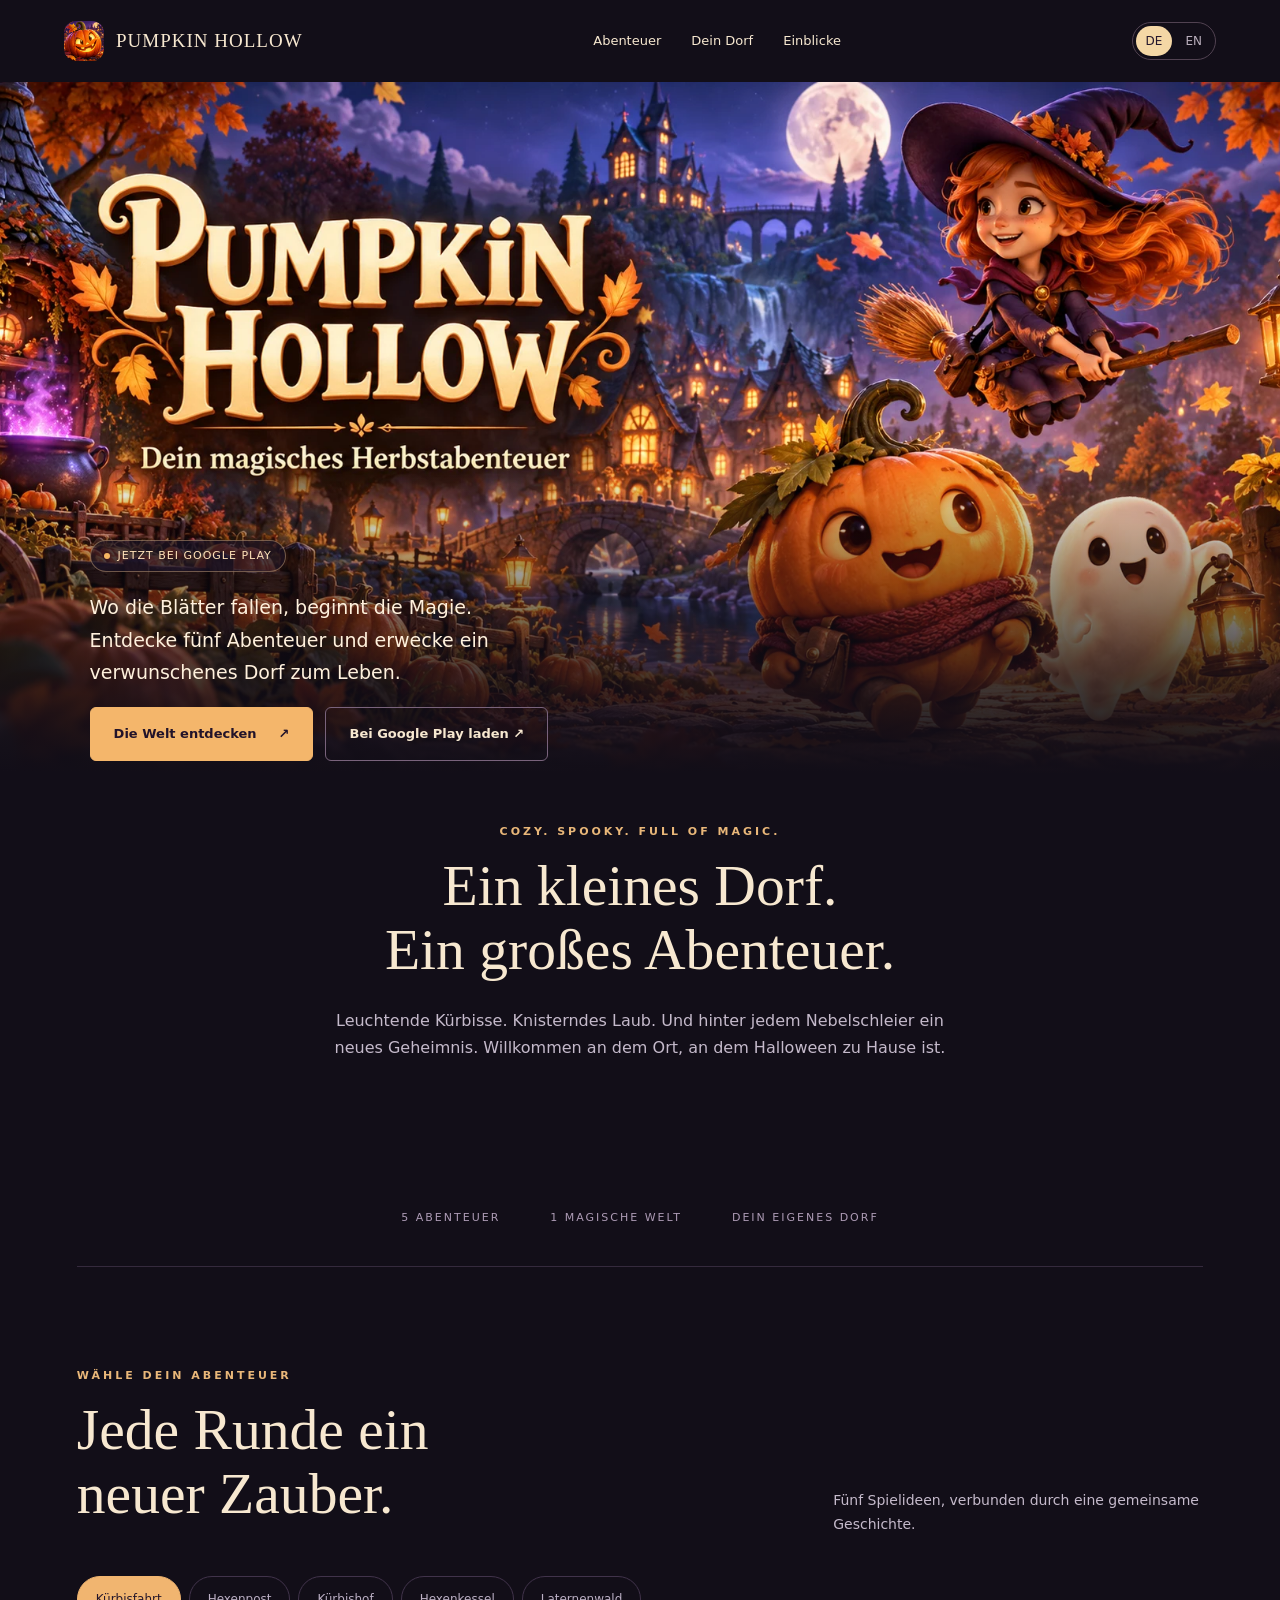
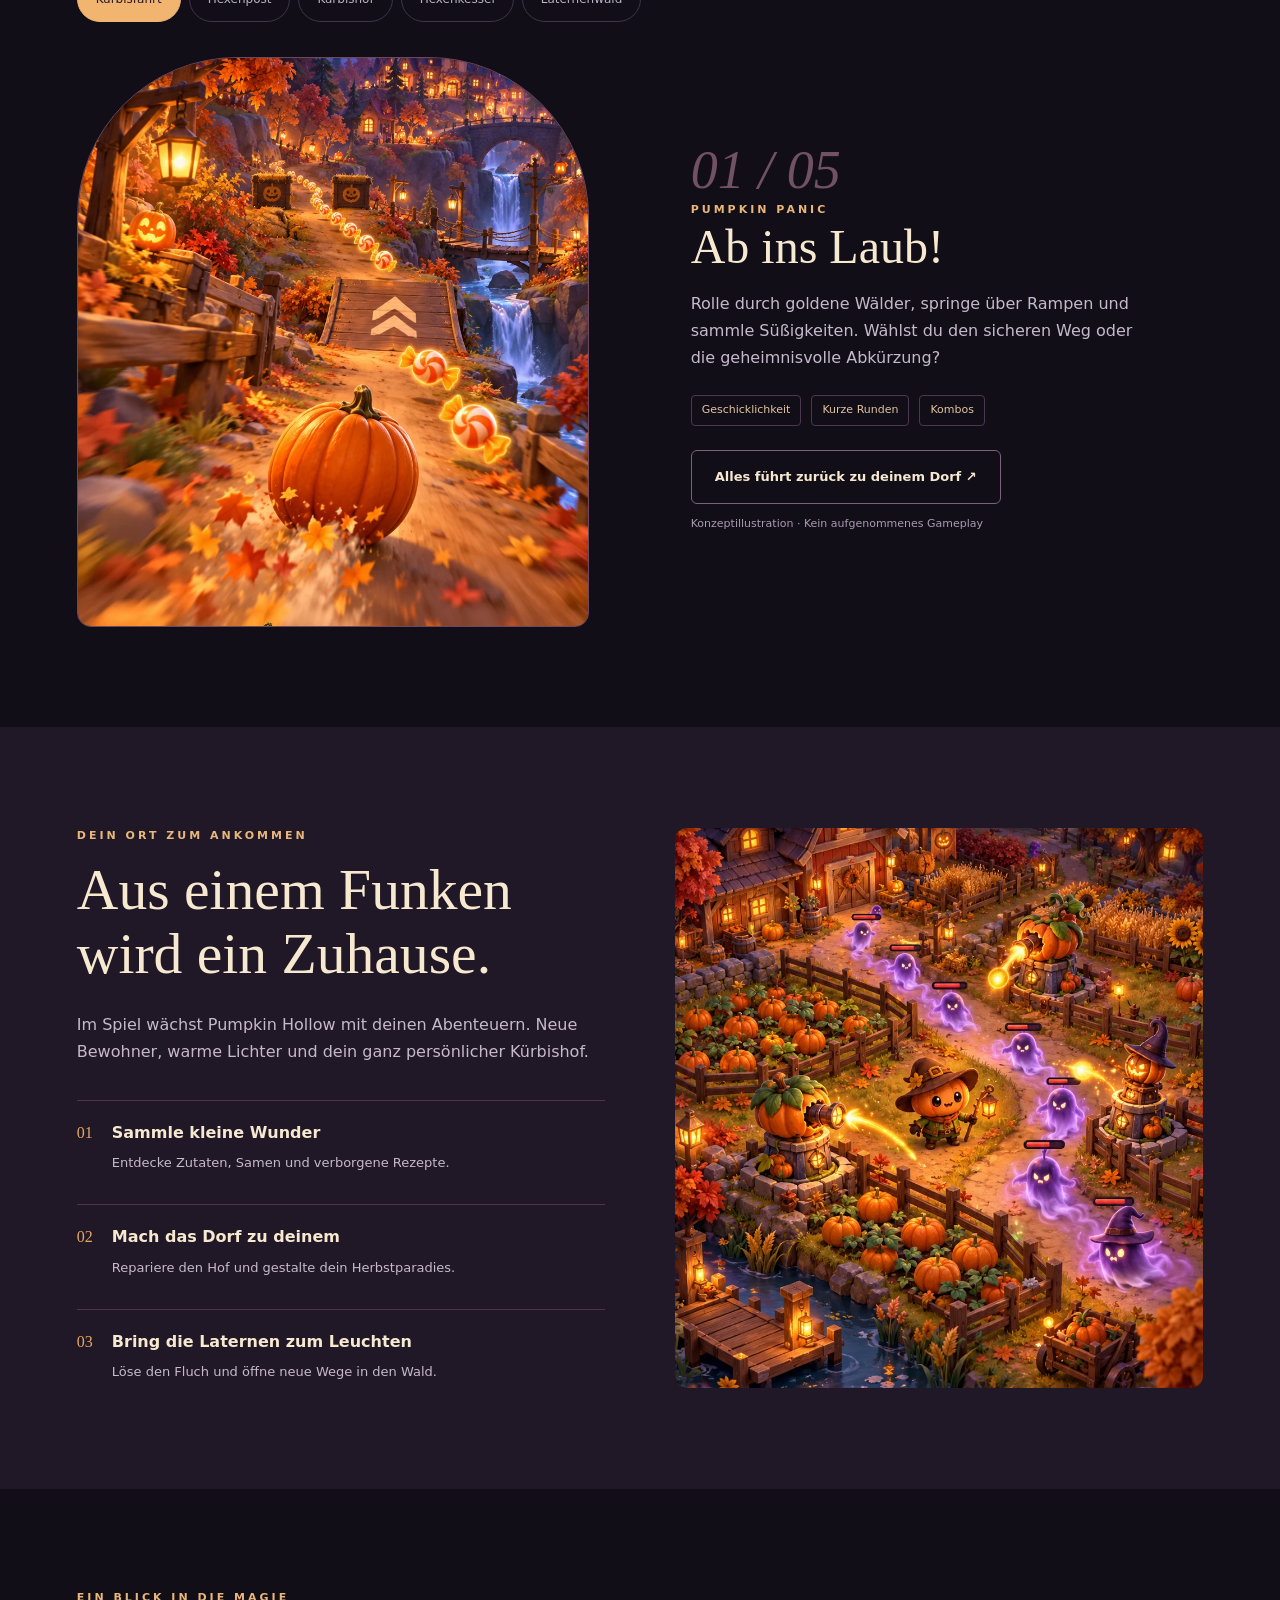
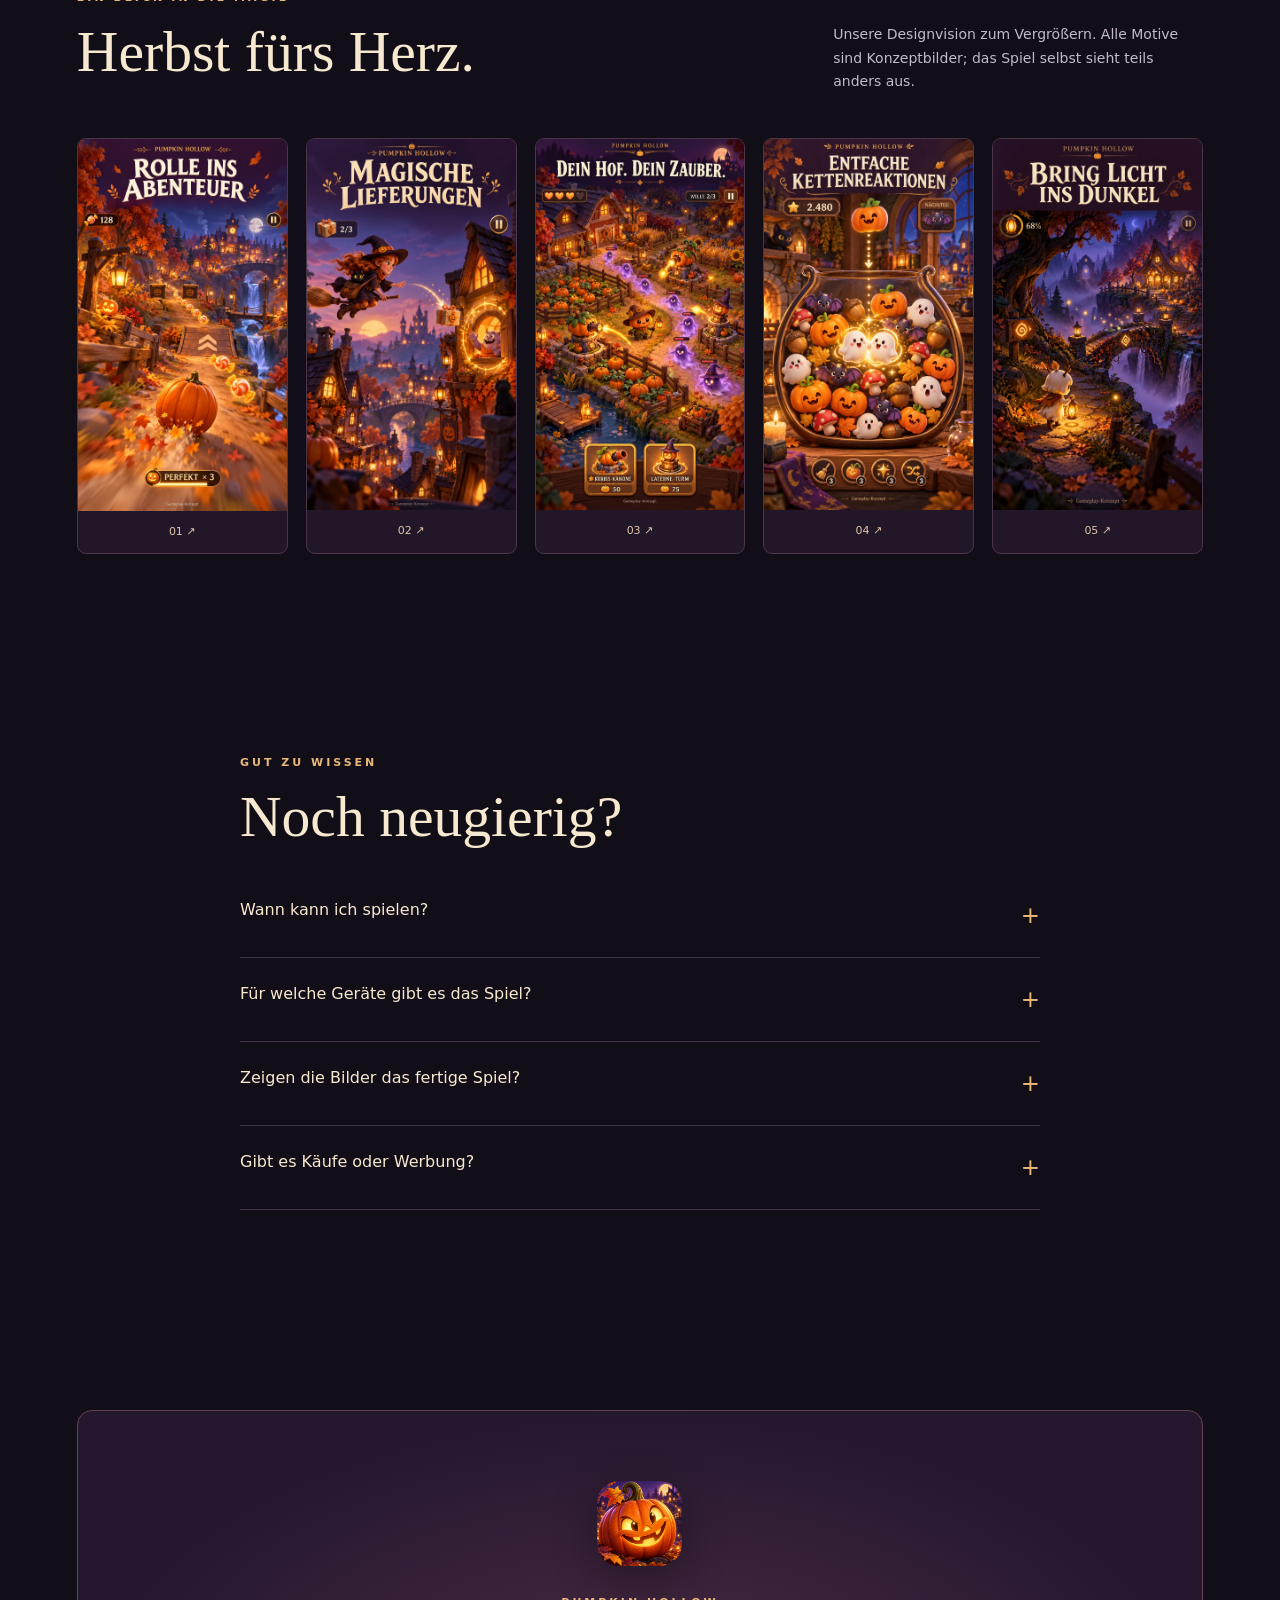
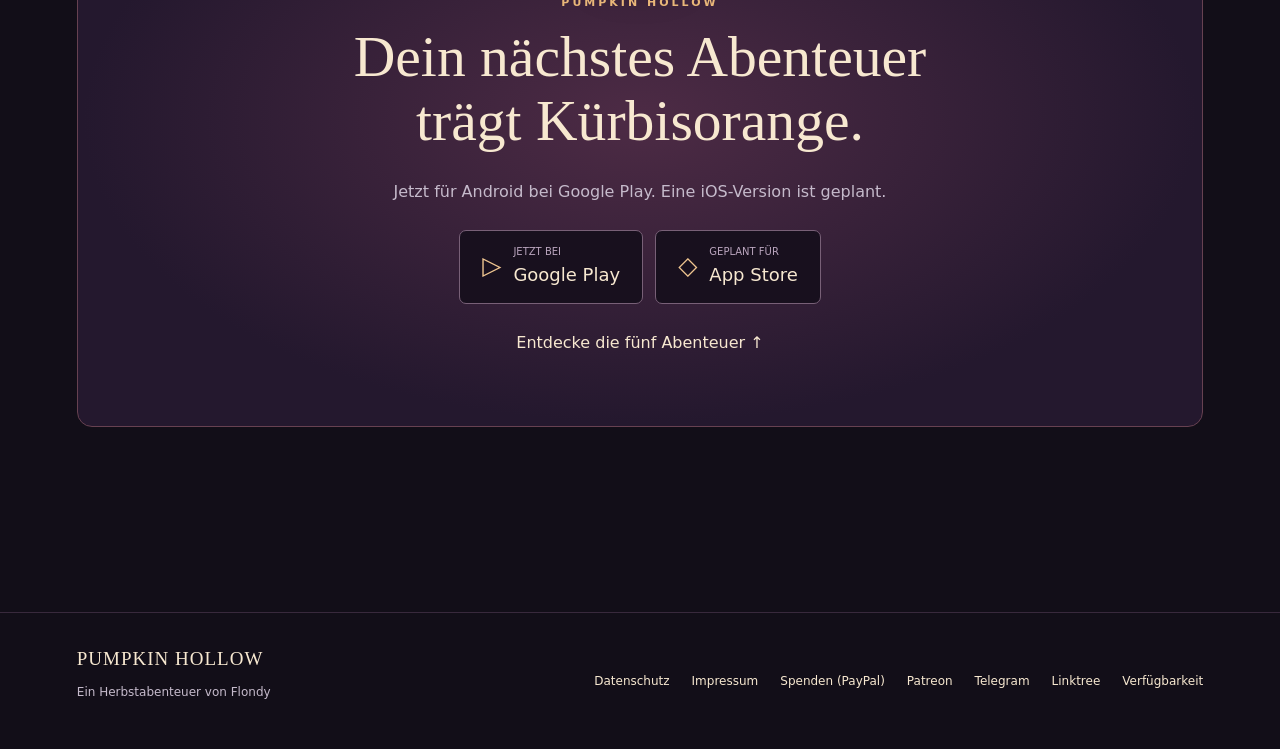
<file: index.html>
<!doctype html><html lang="de"><head><meta charset="utf-8"><meta name="viewport" content="width=device-width,initial-scale=1"><meta name="description" content="Entdecke Pumpkin Hollow: fünf magische Herbstabenteuer, ein verwunschenes Dorf. Jetzt für Android bei Google Play."><meta name="theme-color" content="#120e18"><title>Dein magisches Herbstabenteuer · Pumpkin Hollow</title><link rel="icon" href="assets/icon.webp"><link rel="stylesheet" href="style.css"><script src="app.js" defer></script></head><body><header><a class="brand" href="index.html" aria-label="Pumpkin Hollow – Home"><img src="assets/icon.webp" alt="" width="40" height="40">PUMPKIN HOLLOW</a><nav><a href="index.html#adventures" data-de="Abenteuer" data-en="Adventures">Abenteuer</a><a href="index.html#world" data-de="Dein Dorf" data-en="Your village">Dein Dorf</a><a href="index.html#gallery" data-de="Einblicke" data-en="Gallery">Einblicke</a></nav><div class="lang" aria-label="Language"><button data-lang="de" aria-pressed="true">DE</button><button data-lang="en" aria-pressed="false">EN</button></div></header><main><section class="hero" aria-label="Pumpkin Hollow Titelgrafik"><h1 class="sr">Pumpkin Hollow</h1><div class="hero-content"><span class="badge" data-de="JETZT BEI GOOGLE PLAY" data-en="NOW ON GOOGLE PLAY">JETZT BEI GOOGLE PLAY</span><p data-de="Wo die Blätter fallen, beginnt die Magie. Entdecke fünf Abenteuer und erwecke ein verwunschenes Dorf zum Leben." data-en="Where the leaves fall, the magic begins. Discover five adventures and bring an enchanted village to life.">Wo die Blätter fallen, beginnt die Magie. Entdecke fünf Abenteuer und erwecke ein verwunschenes Dorf zum Leben.</p><div class="actions"><a class="button" href="#adventures"><span data-de="Die Welt entdecken" data-en="Explore the world">Die Welt entdecken</span> ↗</a><a class="button secondary" href="https://play.google.com/store/apps/details?id=dev.flondy.pumpkinhollow" target="_blank" rel="noopener" data-de="Bei Google Play laden ↗" data-en="Get it on Google Play ↗">Bei Google Play laden ↗</a></div></div></section><div class="container"><section class="intro"><div class="eyebrow">COZY. SPOOKY. FULL OF MAGIC.</div><h2 data-de="Ein kleines Dorf.<br>Ein großes Abenteuer." data-en="A little village.<br>A grand adventure.">Ein kleines Dorf.<br>Ein großes Abenteuer.</h2><p data-de="Leuchtende Kürbisse. Knisterndes Laub. Und hinter jedem Nebelschleier ein neues Geheimnis. Willkommen an dem Ort, an dem Halloween zu Hause ist." data-en="Glowing pumpkins. Rustling leaves. And a new secret behind every veil of mist. Welcome to the place Halloween calls home.">Leuchtende Kürbisse. Knisterndes Laub. Und hinter jedem Nebelschleier ein neues Geheimnis. Willkommen an dem Ort, an dem Halloween zu Hause ist.</p></section><div class="divider"><span>5 Abenteuer</span><span>1 magische Welt</span><span>Dein eigenes Dorf</span></div><section id="adventures"><div class="section-top"><div><div class="eyebrow" data-de="WÄHLE DEIN ABENTEUER" data-en="CHOOSE YOUR ADVENTURE">WÄHLE DEIN ABENTEUER</div><h2 data-de="Jede Runde ein<br>neuer Zauber." data-en="A little more magic.<br>Every round.">Jede Runde ein<br>neuer Zauber.</h2></div><p data-de="Fünf Spielideen, verbunden durch eine gemeinsame Geschichte." data-en="Five game ideas connected by one story.">Fünf Spielideen, verbunden durch eine gemeinsame Geschichte.</p></div><div class="tabs" role="tablist" aria-label="Spielmodi"></div><div class="mode" id="mode-panel" role="tabpanel"><div class="mode-visual"><img id="mode-image" src="assets/roll.webp" alt="Kürbisfahrt – Konzeptillustration" loading="lazy"></div><div><div class="mode-num" id="mode-num">01 / 05</div><div class="eyebrow" id="mode-name">PUMPKIN PANIC</div><h3 id="mode-title">Ab ins Laub!</h3><p id="mode-copy"></p><div class="chips" id="mode-chips"></div><a class="button secondary" href="#world" data-de="Alles führt zurück zu deinem Dorf ↗" data-en="Every path leads back to your village ↗">Alles führt zurück zu deinem Dorf ↗</a><p class="note" data-de="Konzeptillustration · Kein aufgenommenes Gameplay" data-en="Concept illustration · Not recorded gameplay">Konzeptillustration · Kein aufgenommenes Gameplay</p></div></div></section></div><section class="world" id="world"><div class="container world-grid"><div><div class="eyebrow" data-de="DEIN ORT ZUM ANKOMMEN" data-en="A PLACE TO CALL HOME">DEIN ORT ZUM ANKOMMEN</div><h2 data-de="Aus einem Funken<br>wird ein Zuhause." data-en="A single spark.<br>A place to call home.">Aus einem Funken<br>wird ein Zuhause.</h2><p data-de="Im Spiel wächst Pumpkin Hollow mit deinen Abenteuern. Neue Bewohner, warme Lichter und dein ganz persönlicher Kürbishof." data-en="In the game, Pumpkin Hollow grows with your adventures. New neighbours, warm lights and a pumpkin farm that's all your own.">Im Spiel wächst Pumpkin Hollow mit deinen Abenteuern. Neue Bewohner, warme Lichter und dein ganz persönlicher Kürbishof.</p><div class="steps"><div><span>01</span><article><strong data-de="Sammle kleine Wunder" data-en="Collect little wonders">Sammle kleine Wunder</strong><p data-de="Entdecke Zutaten, Samen und verborgene Rezepte." data-en="Find ingredients, seeds and hidden recipes.">Entdecke Zutaten, Samen und verborgene Rezepte.</p></article></div><div><span>02</span><article><strong data-de="Mach das Dorf zu deinem" data-en="Make the village yours">Mach das Dorf zu deinem</strong><p data-de="Repariere den Hof und gestalte dein Herbstparadies." data-en="Restore the farm and create your autumn haven.">Repariere den Hof und gestalte dein Herbstparadies.</p></article></div><div><span>03</span><article><strong data-de="Bring die Laternen zum Leuchten" data-en="Light the lanterns">Bring die Laternen zum Leuchten</strong><p data-de="Löse den Fluch und öffne neue Wege in den Wald." data-en="Break the curse and open new paths into the woods.">Löse den Fluch und öffne neue Wege in den Wald.</p></article></div></div></div><img src="assets/farm.webp" alt="Magischer Kürbishof bei Nacht – Konzept" loading="lazy"></div></section><div class="container"><section id="gallery"><div class="section-top"><div><div class="eyebrow" data-de="EIN BLICK IN DIE MAGIE" data-en="A GLIMPSE OF MAGIC">EIN BLICK IN DIE MAGIE</div><h2 data-de="Herbst fürs Herz." data-en="Autumn at heart.">Herbst fürs Herz.</h2></div><p data-de="Unsere Designvision zum Vergrößern. Alle Motive sind Konzeptbilder; das Spiel selbst sieht teils anders aus." data-en="Explore our design vision. All images are concepts; the game itself looks partly different.">Unsere Designvision zum Vergrößern. Alle Motive sind Konzeptbilder; das Spiel selbst sieht teils anders aus.</p></div><div class="gallery"><button class="gallery-open" data-image="assets/roll.webp" aria-label="Konzeptbild 1 vergrößern"><img src="assets/roll.webp" alt="Pumpkin Hollow – Konzept 1" loading="lazy"><span>01 ↗</span></button><button class="gallery-open" data-image="assets/fly.webp" aria-label="Konzeptbild 2 vergrößern"><img src="assets/fly.webp" alt="Pumpkin Hollow – Konzept 2" loading="lazy"><span>02 ↗</span></button><button class="gallery-open" data-image="assets/farm.webp" aria-label="Konzeptbild 3 vergrößern"><img src="assets/farm.webp" alt="Pumpkin Hollow – Konzept 3" loading="lazy"><span>03 ↗</span></button><button class="gallery-open" data-image="assets/merge.webp" aria-label="Konzeptbild 4 vergrößern"><img src="assets/merge.webp" alt="Pumpkin Hollow – Konzept 4" loading="lazy"><span>04 ↗</span></button><button class="gallery-open" data-image="assets/forest.webp" aria-label="Konzeptbild 5 vergrößern"><img src="assets/forest.webp" alt="Pumpkin Hollow – Konzept 5" loading="lazy"><span>05 ↗</span></button></div></section><section class="faq" id="faq"><div class="eyebrow" data-de="GUT ZU WISSEN" data-en="GOOD TO KNOW">GUT ZU WISSEN</div><h2 data-de="Noch neugierig?" data-en="Still curious?">Noch neugierig?</h2><details><summary><span data-de="Wann kann ich spielen?" data-en="When can I play?">Wann kann ich spielen?</span></summary><p><span data-de="Jetzt! Pumpkin Hollow ist für Android bei Google Play erhältlich." data-en="Right now! Pumpkin Hollow is available for Android on Google Play.">Jetzt! Pumpkin Hollow ist für Android bei Google Play erhältlich.</span></p></details><details><summary><span data-de="Für welche Geräte gibt es das Spiel?" data-en="Which devices is it available for?">Für welche Geräte gibt es das Spiel?</span></summary><p><span data-de="Für Android, mit Touch-Steuerung im Hochformat. Eine iOS-Version ist geplant." data-en="For Android, with portrait touch controls. An iOS version is planned.">Für Android, mit Touch-Steuerung im Hochformat. Eine iOS-Version ist geplant.</span></p></details><details><summary><span data-de="Zeigen die Bilder das fertige Spiel?" data-en="Do the pictures show the finished game?">Zeigen die Bilder das fertige Spiel?</span></summary><p><span data-de="Nein. Die Bilder auf dieser Seite sind Konzeptillustrationen. Echte Screenshots aus dem Spiel findest du bei Google Play." data-en="No. The images on this page are concept illustrations. Real screenshots from the game are on Google Play.">Nein. Die Bilder auf dieser Seite sind Konzeptillustrationen. Echte Screenshots aus dem Spiel findest du bei Google Play.</span></p></details><details><summary><span data-de="Gibt es Käufe oder Werbung?" data-en="Are there purchases or ads?">Gibt es Käufe oder Werbung?</span></summary><p><span data-de="Ja. Das Spiel ist kostenlos, enthält Werbung und bietet optionale Käufe über Google Play. Details stehen in der Datenschutzerklärung." data-en="Yes. The game is free, contains ads and offers optional purchases via Google Play. Details are in the privacy policy.">Ja. Das Spiel ist kostenlos, enthält Werbung und bietet optionale Käufe über Google Play. Details stehen in der Datenschutzerklärung.</span></p></details></section><section id="download"><div class="download"><img src="assets/icon.webp" alt="Pumpkin Hollow App-Symbol" loading="lazy"><div class="eyebrow" style="margin-top:20px">PUMPKIN HOLLOW</div><h2 data-de="Dein nächstes Abenteuer<br>trägt Kürbisorange." data-en="Your next adventure<br>comes in pumpkin orange.">Dein nächstes Abenteuer<br>trägt Kürbisorange.</h2><p data-de="Jetzt für Android bei Google Play. Eine iOS-Version ist geplant." data-en="Now on Google Play for Android. An iOS version is planned.">Jetzt für Android bei Google Play. Eine iOS-Version ist geplant.</p><div class="store-row"><a class="store" href="https://play.google.com/store/apps/details?id=dev.flondy.pumpkinhollow" target="_blank" rel="noopener"><span class="symbol">▷</span><div><small data-de="JETZT BEI" data-en="NOW ON">JETZT BEI</small><strong>Google Play</strong></div></a><div class="store"><span class="symbol">◇</span><div><small data-de="GEPLANT FÜR" data-en="PLANNED FOR">GEPLANT FÜR</small><strong>App Store</strong></div></div></div><a href="#adventures" data-de="Entdecke die fünf Abenteuer ↑" data-en="Discover the five adventures ↑">Entdecke die fünf Abenteuer ↑</a></div></section></div></main><dialog id="lightbox" aria-label="Bildvorschau"><button id="close-lightbox" aria-label="Schließen">✕</button><img id="lightbox-img" alt="Pumpkin Hollow Konzeptbild in Großansicht"></dialog><footer><div class="container footer-inner"><div><a class="brand" href="index.html">PUMPKIN HOLLOW</a><p data-de="Ein Herbstabenteuer von Flondy" data-en="An autumn adventure by Flondy">Ein Herbstabenteuer von Flondy</p></div><div class="footer-links"><a href="privacy.html" data-de="Datenschutz" data-en="Privacy">Datenschutz</a><a href="impressum.html" data-de="Impressum" data-en="Legal notice">Impressum</a><a href="https://www.paypal.com/paypalme/MSingle72" target="_blank" rel="noopener" data-de="Spenden (PayPal)" data-en="Donate (PayPal)">Spenden (PayPal)</a><a href="https://www.patreon.com/cw/Flondy" target="_blank" rel="noopener">Patreon</a><a href="https://t.me/Flondy" target="_blank" rel="noopener">Telegram</a><a href="https://linktr.ee/flondy" target="_blank" rel="noopener">Linktree</a><a href="index.html#download" data-de="Verfügbarkeit" data-en="Availability">Verfügbarkeit</a></div></div></footer></body></html>
</file>
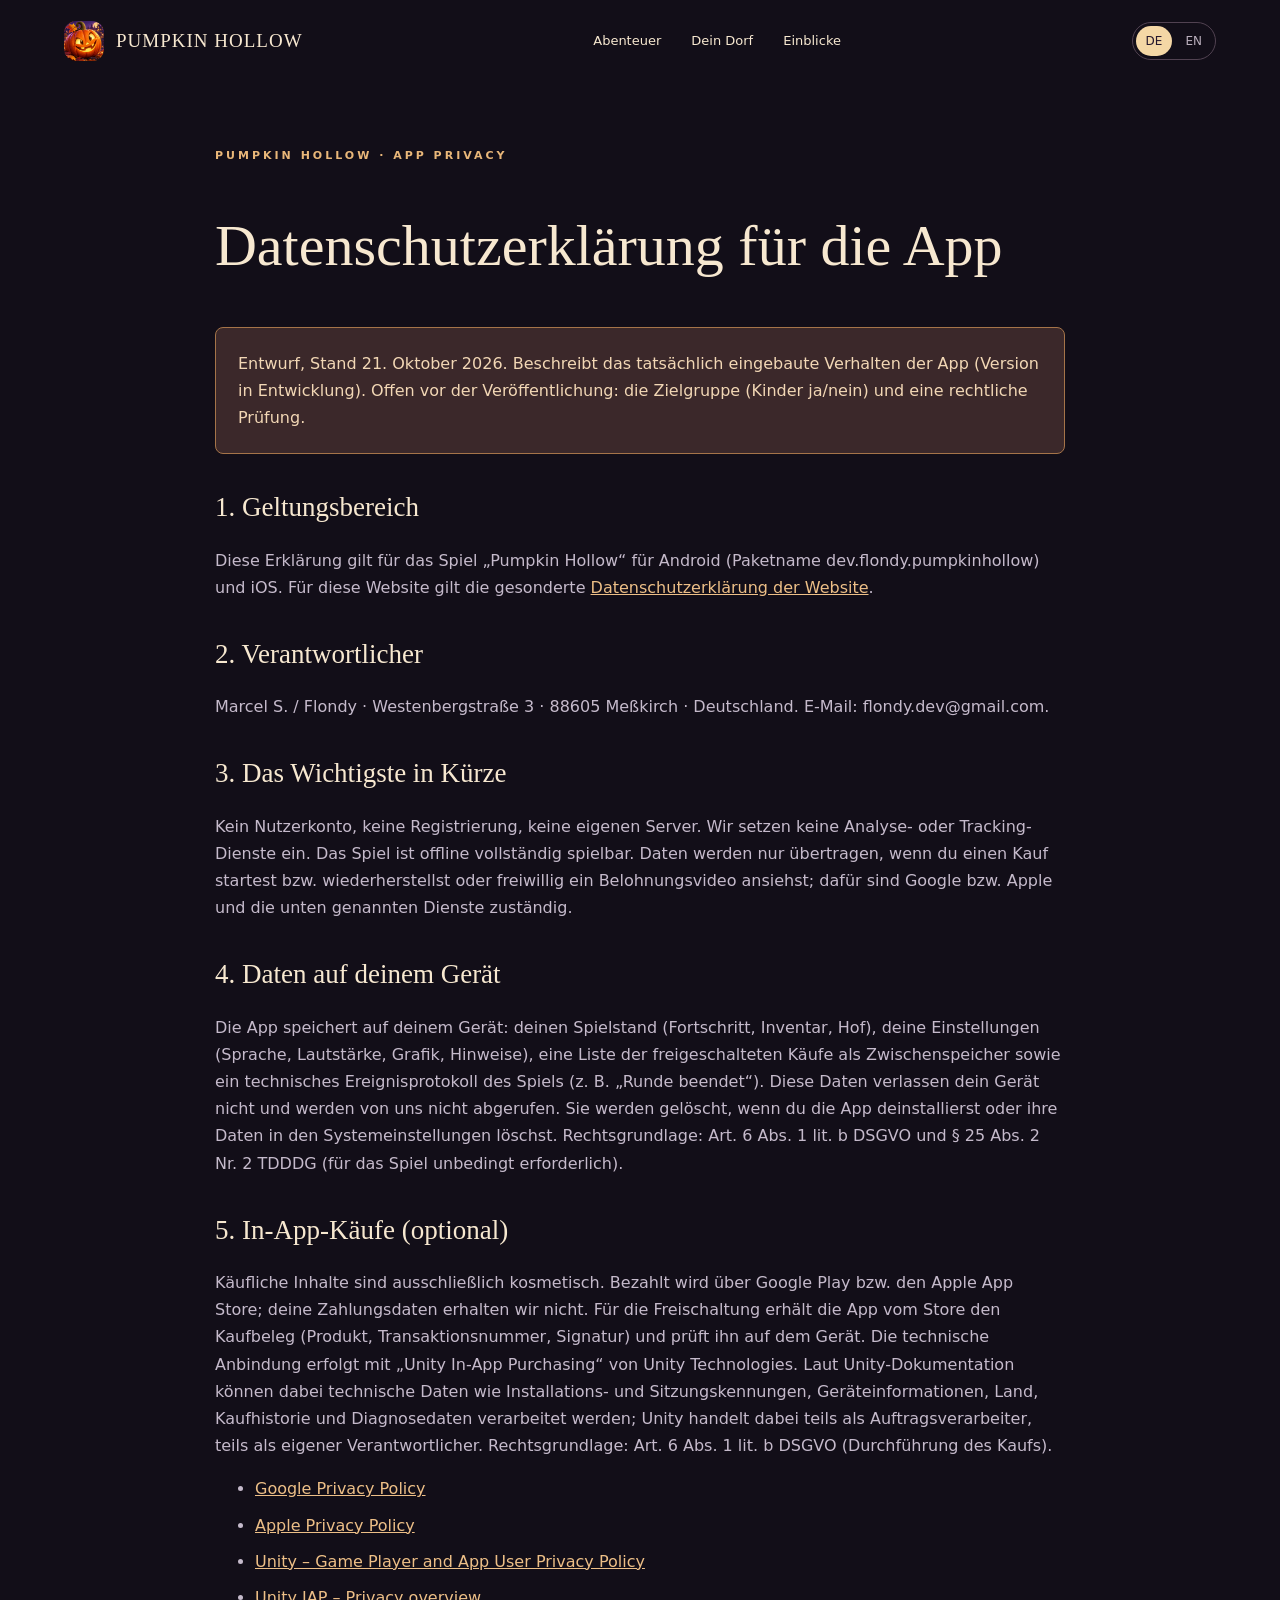
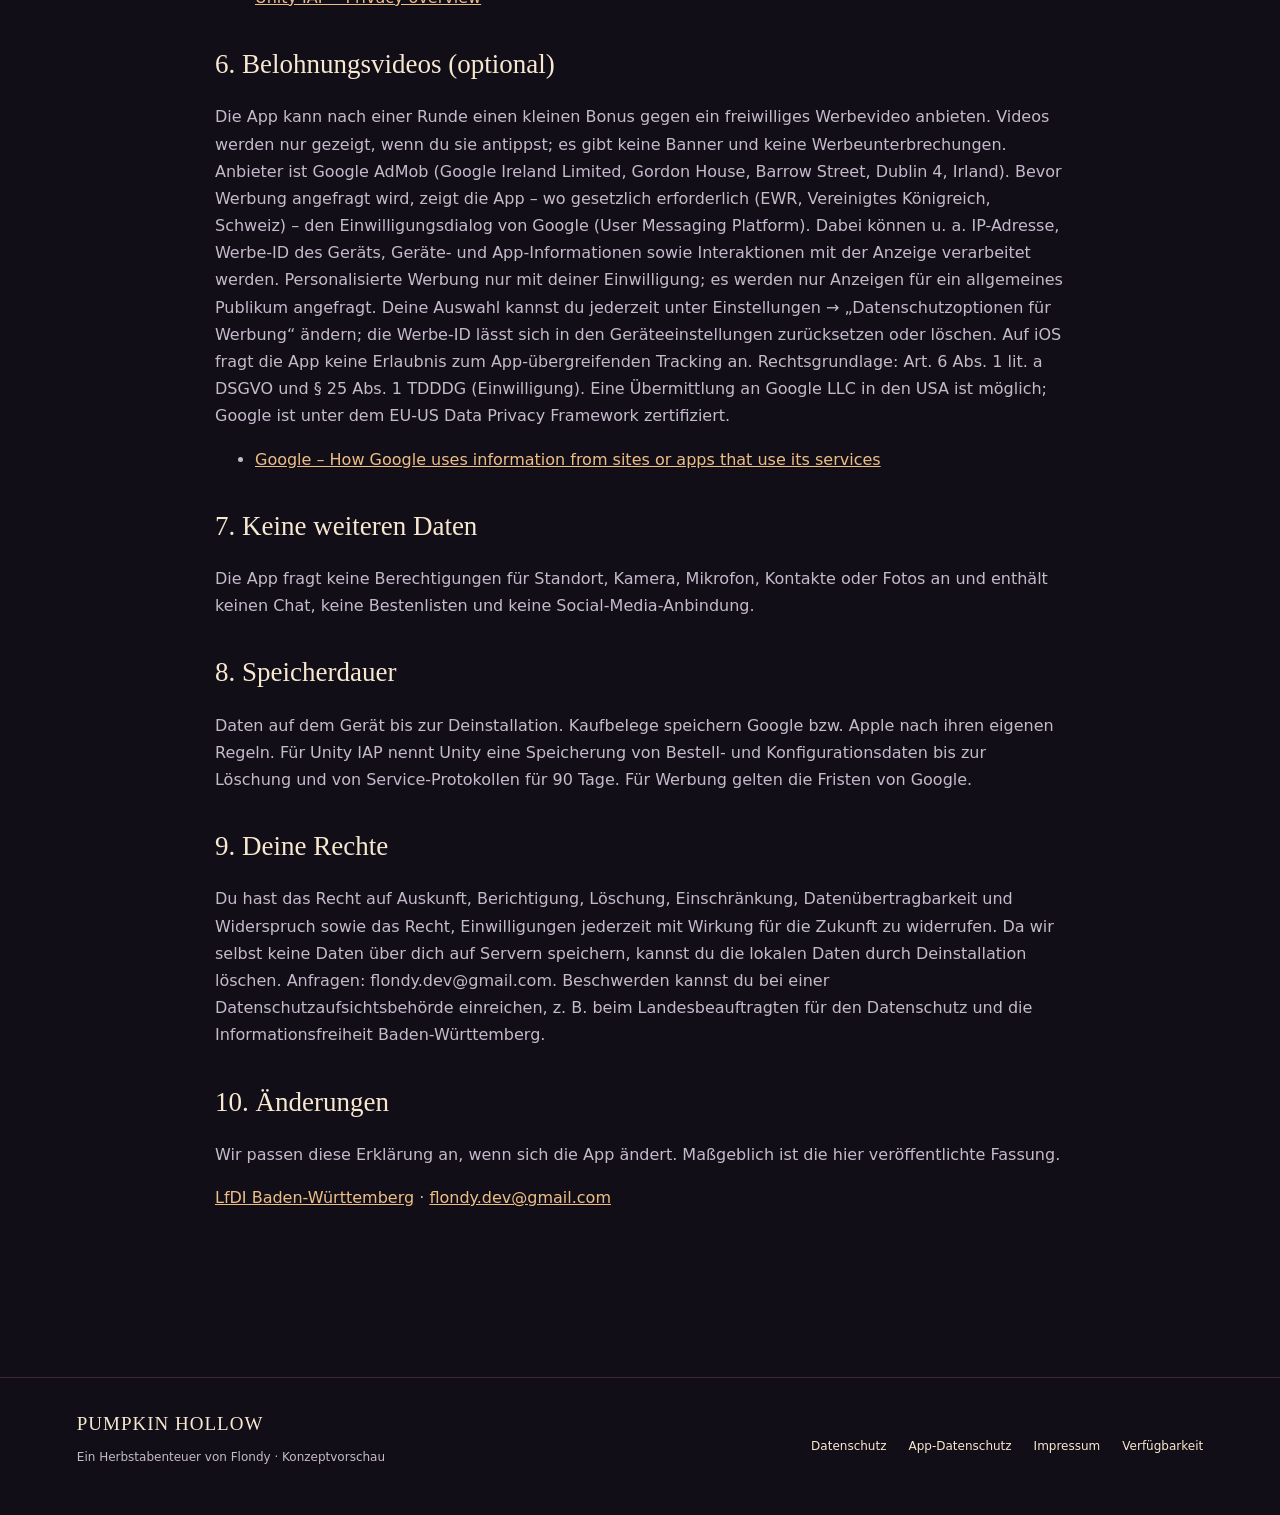
<file: app-privacy.html>
<!doctype html><html lang="de"><head><meta charset="utf-8"><meta name="viewport" content="width=device-width,initial-scale=1"><meta name="description" content="Entdecke Pumpkin Hollow: fünf magische Herbstabenteuer, ein verwunschenes Dorf. Konzeptvorschau für Android und iOS."><meta name="theme-color" content="#120e18"><meta name="robots" content="noindex,nofollow"><title>App-Datenschutz / App privacy · Pumpkin Hollow</title><link rel="icon" href="assets/icon.webp"><link rel="stylesheet" href="style.css"><script src="app.js" defer></script></head><body><header><a class="brand" href="index.html" aria-label="Pumpkin Hollow – Home"><img src="assets/icon.webp" alt="" width="40" height="40">PUMPKIN HOLLOW</a><nav><a href="index.html#adventures" data-de="Abenteuer" data-en="Adventures">Abenteuer</a><a href="index.html#world" data-de="Dein Dorf" data-en="Your village">Dein Dorf</a><a href="index.html#gallery" data-de="Einblicke" data-en="Gallery">Einblicke</a></nav><div class="lang" aria-label="Language"><button data-lang="de" aria-pressed="true">DE</button><button data-lang="en" aria-pressed="false">EN</button></div></header><main class="container"><article class="legal"><div class="eyebrow">PUMPKIN HOLLOW · APP PRIVACY</div><h1><span data-de="Datenschutzerklärung für die App" data-en="Privacy policy for the app">Datenschutzerklärung für die App</span></h1><div class="notice"><span data-de="Entwurf, Stand 21. Oktober 2026. Beschreibt das tatsächlich eingebaute Verhalten der App (Version in Entwicklung). Offen vor der Veröffentlichung: die Zielgruppe (Kinder ja/nein) und eine rechtliche Prüfung." data-en="Draft dated 21 October 2026. Describes the behaviour actually built into the app (version in development). Open before release: the target audience (children yes/no) and a legal review.">Entwurf, Stand 21. Oktober 2026. Beschreibt das tatsächlich eingebaute Verhalten der App (Version in Entwicklung). Offen vor der Veröffentlichung: die Zielgruppe (Kinder ja/nein) und eine rechtliche Prüfung.</span></div><h2><span data-de="1. Geltungsbereich" data-en="1. Scope">1. Geltungsbereich</span></h2><p><span data-de="Diese Erklärung gilt für das Spiel „Pumpkin Hollow“ für Android (Paketname dev.flondy.pumpkinhollow) und iOS. Für diese Website gilt die gesonderte &lt;a href=&quot;privacy.html&quot;&gt;Datenschutzerklärung der Website&lt;/a&gt;." data-en="This policy applies to the game “Pumpkin Hollow” for Android (package name dev.flondy.pumpkinhollow) and iOS. The separate &lt;a href=&quot;privacy.html&quot;&gt;website privacy notice&lt;/a&gt; applies to this website.">Diese Erklärung gilt für das Spiel „Pumpkin Hollow“ für Android (Paketname dev.flondy.pumpkinhollow) und iOS. Für diese Website gilt die gesonderte <a href="privacy.html">Datenschutzerklärung der Website</a>.</span></p><h2><span data-de="2. Verantwortlicher" data-en="2. Controller">2. Verantwortlicher</span></h2><p><span data-de="Marcel S. / Flondy · Westenbergstraße 3 · 88605 Meßkirch · Deutschland. E-Mail: flondy.dev@gmail.com." data-en="Marcel S. / Flondy · Westenbergstraße 3 · 88605 Meßkirch · Germany. Email: flondy.dev@gmail.com.">Marcel S. / Flondy · Westenbergstraße 3 · 88605 Meßkirch · Deutschland. E-Mail: flondy.dev@gmail.com.</span></p><h2><span data-de="3. Das Wichtigste in Kürze" data-en="3. Summary">3. Das Wichtigste in Kürze</span></h2><p><span data-de="Kein Nutzerkonto, keine Registrierung, keine eigenen Server. Wir setzen keine Analyse- oder Tracking-Dienste ein. Das Spiel ist offline vollständig spielbar. Daten werden nur übertragen, wenn du einen Kauf startest bzw. wiederherstellst oder freiwillig ein Belohnungsvideo ansiehst; dafür sind Google bzw. Apple und die unten genannten Dienste zuständig." data-en="No user account, no registration, no servers of our own. We use no analytics or tracking services. The game is fully playable offline. Data is only transmitted when you start or restore a purchase or voluntarily watch a reward video; Google or Apple and the services named below handle this.">Kein Nutzerkonto, keine Registrierung, keine eigenen Server. Wir setzen keine Analyse- oder Tracking-Dienste ein. Das Spiel ist offline vollständig spielbar. Daten werden nur übertragen, wenn du einen Kauf startest bzw. wiederherstellst oder freiwillig ein Belohnungsvideo ansiehst; dafür sind Google bzw. Apple und die unten genannten Dienste zuständig.</span></p><h2><span data-de="4. Daten auf deinem Gerät" data-en="4. Data on your device">4. Daten auf deinem Gerät</span></h2><p><span data-de="Die App speichert auf deinem Gerät: deinen Spielstand (Fortschritt, Inventar, Hof), deine Einstellungen (Sprache, Lautstärke, Grafik, Hinweise), eine Liste der freigeschalteten Käufe als Zwischenspeicher sowie ein technisches Ereignisprotokoll des Spiels (z. B. „Runde beendet“). Diese Daten verlassen dein Gerät nicht und werden von uns nicht abgerufen. Sie werden gelöscht, wenn du die App deinstallierst oder ihre Daten in den Systemeinstellungen löschst. Rechtsgrundlage: Art. 6 Abs. 1 lit. b DSGVO und § 25 Abs. 2 Nr. 2 TDDDG (für das Spiel unbedingt erforderlich)." data-en="The app stores on your device: your save game (progress, inventory, farm), your settings (language, volume, graphics, hints), a cached list of unlocked purchases and a technical game event log (e.g. “round finished”). This data never leaves your device and is not accessed by us. It is deleted when you uninstall the app or clear its data in the system settings. Legal basis: Art. 6(1)(b) GDPR and Section 25(2) no. 2 TDDDG (strictly necessary for the game).">Die App speichert auf deinem Gerät: deinen Spielstand (Fortschritt, Inventar, Hof), deine Einstellungen (Sprache, Lautstärke, Grafik, Hinweise), eine Liste der freigeschalteten Käufe als Zwischenspeicher sowie ein technisches Ereignisprotokoll des Spiels (z. B. „Runde beendet“). Diese Daten verlassen dein Gerät nicht und werden von uns nicht abgerufen. Sie werden gelöscht, wenn du die App deinstallierst oder ihre Daten in den Systemeinstellungen löschst. Rechtsgrundlage: Art. 6 Abs. 1 lit. b DSGVO und § 25 Abs. 2 Nr. 2 TDDDG (für das Spiel unbedingt erforderlich).</span></p><h2><span data-de="5. In-App-Käufe (optional)" data-en="5. In-app purchases (optional)">5. In-App-Käufe (optional)</span></h2><p><span data-de="Käufliche Inhalte sind ausschließlich kosmetisch. Bezahlt wird über Google Play bzw. den Apple App Store; deine Zahlungsdaten erhalten wir nicht. Für die Freischaltung erhält die App vom Store den Kaufbeleg (Produkt, Transaktionsnummer, Signatur) und prüft ihn auf dem Gerät. Die technische Anbindung erfolgt mit „Unity In-App Purchasing“ von Unity Technologies. Laut Unity-Dokumentation können dabei technische Daten wie Installations- und Sitzungskennungen, Geräteinformationen, Land, Kaufhistorie und Diagnosedaten verarbeitet werden; Unity handelt dabei teils als Auftragsverarbeiter, teils als eigener Verantwortlicher. Rechtsgrundlage: Art. 6 Abs. 1 lit. b DSGVO (Durchführung des Kaufs)." data-en="Purchasable content is purely cosmetic. Payment is handled by Google Play or the Apple App Store; we never receive your payment details. To unlock content, the app receives the purchase receipt (product, transaction ID, signature) from the store and checks it on the device. The technical connection uses “Unity In-App Purchasing” by Unity Technologies. According to Unity’s documentation, technical data such as installation and session identifiers, device information, country, purchase history and diagnostics may be processed; Unity acts partly as our processor and partly as an independent controller. Legal basis: Art. 6(1)(b) GDPR (performing the purchase).">Käufliche Inhalte sind ausschließlich kosmetisch. Bezahlt wird über Google Play bzw. den Apple App Store; deine Zahlungsdaten erhalten wir nicht. Für die Freischaltung erhält die App vom Store den Kaufbeleg (Produkt, Transaktionsnummer, Signatur) und prüft ihn auf dem Gerät. Die technische Anbindung erfolgt mit „Unity In-App Purchasing“ von Unity Technologies. Laut Unity-Dokumentation können dabei technische Daten wie Installations- und Sitzungskennungen, Geräteinformationen, Land, Kaufhistorie und Diagnosedaten verarbeitet werden; Unity handelt dabei teils als Auftragsverarbeiter, teils als eigener Verantwortlicher. Rechtsgrundlage: Art. 6 Abs. 1 lit. b DSGVO (Durchführung des Kaufs).</span></p><ul><li><a href="https://policies.google.com/privacy" rel="noreferrer">Google Privacy Policy</a></li><li><a href="https://www.apple.com/legal/privacy/" rel="noreferrer">Apple Privacy Policy</a></li><li><a href="https://unity.com/legal/game-player-and-app-user-privacy-policy" rel="noreferrer">Unity – Game Player and App User Privacy Policy</a></li><li><a href="https://docs.unity.com/en-us/iap/privacy-and-consent/overview" rel="noreferrer">Unity IAP – Privacy overview</a></li></ul><h2><span data-de="6. Belohnungsvideos (optional)" data-en="6. Reward videos (optional)">6. Belohnungsvideos (optional)</span></h2><p><span data-de="Die App kann nach einer Runde einen kleinen Bonus gegen ein freiwilliges Werbevideo anbieten. Videos werden nur gezeigt, wenn du sie antippst; es gibt keine Banner und keine Werbeunterbrechungen. Anbieter ist Google AdMob (Google Ireland Limited, Gordon House, Barrow Street, Dublin 4, Irland). Bevor Werbung angefragt wird, zeigt die App – wo gesetzlich erforderlich (EWR, Vereinigtes Königreich, Schweiz) – den Einwilligungsdialog von Google (User Messaging Platform). Dabei können u. a. IP-Adresse, Werbe-ID des Geräts, Geräte- und App-Informationen sowie Interaktionen mit der Anzeige verarbeitet werden. Personalisierte Werbung nur mit deiner Einwilligung; es werden nur Anzeigen für ein allgemeines Publikum angefragt. Deine Auswahl kannst du jederzeit unter Einstellungen → „Datenschutzoptionen für Werbung“ ändern; die Werbe-ID lässt sich in den Geräteeinstellungen zurücksetzen oder löschen. Auf iOS fragt die App keine Erlaubnis zum App-übergreifenden Tracking an. Rechtsgrundlage: Art. 6 Abs. 1 lit. a DSGVO und § 25 Abs. 1 TDDDG (Einwilligung). Eine Übermittlung an Google LLC in den USA ist möglich; Google ist unter dem EU-US Data Privacy Framework zertifiziert." data-en="After a round the app can offer a small bonus for a voluntary ad video. Videos are only shown when you tap them; there are no banners and no ad breaks. The provider is Google AdMob (Google Ireland Limited, Gordon House, Barrow Street, Dublin 4, Ireland). Before ads are requested, the app shows Google’s consent dialog (User Messaging Platform) where required by law (EEA, United Kingdom, Switzerland). IP address, the device’s advertising ID, device and app information and interactions with the ad may be processed. Personalised ads only with your consent; only ads suitable for a general audience are requested. You can change your choice at any time under Settings → “Ad privacy options”; the advertising ID can be reset or deleted in your device settings. On iOS the app does not ask for permission to track you across apps. Legal basis: Art. 6(1)(a) GDPR and Section 25(1) TDDDG (consent). A transfer to Google LLC in the USA is possible; Google is certified under the EU-US Data Privacy Framework.">Die App kann nach einer Runde einen kleinen Bonus gegen ein freiwilliges Werbevideo anbieten. Videos werden nur gezeigt, wenn du sie antippst; es gibt keine Banner und keine Werbeunterbrechungen. Anbieter ist Google AdMob (Google Ireland Limited, Gordon House, Barrow Street, Dublin 4, Irland). Bevor Werbung angefragt wird, zeigt die App – wo gesetzlich erforderlich (EWR, Vereinigtes Königreich, Schweiz) – den Einwilligungsdialog von Google (User Messaging Platform). Dabei können u. a. IP-Adresse, Werbe-ID des Geräts, Geräte- und App-Informationen sowie Interaktionen mit der Anzeige verarbeitet werden. Personalisierte Werbung nur mit deiner Einwilligung; es werden nur Anzeigen für ein allgemeines Publikum angefragt. Deine Auswahl kannst du jederzeit unter Einstellungen → „Datenschutzoptionen für Werbung“ ändern; die Werbe-ID lässt sich in den Geräteeinstellungen zurücksetzen oder löschen. Auf iOS fragt die App keine Erlaubnis zum App-übergreifenden Tracking an. Rechtsgrundlage: Art. 6 Abs. 1 lit. a DSGVO und § 25 Abs. 1 TDDDG (Einwilligung). Eine Übermittlung an Google LLC in den USA ist möglich; Google ist unter dem EU-US Data Privacy Framework zertifiziert.</span></p><ul><li><a href="https://policies.google.com/technologies/partner-sites" rel="noreferrer">Google – How Google uses information from sites or apps that use its services</a></li></ul><h2><span data-de="7. Keine weiteren Daten" data-en="7. No other data">7. Keine weiteren Daten</span></h2><p><span data-de="Die App fragt keine Berechtigungen für Standort, Kamera, Mikrofon, Kontakte oder Fotos an und enthält keinen Chat, keine Bestenlisten und keine Social-Media-Anbindung." data-en="The app does not request permissions for location, camera, microphone, contacts or photos and contains no chat, leaderboards or social media integration.">Die App fragt keine Berechtigungen für Standort, Kamera, Mikrofon, Kontakte oder Fotos an und enthält keinen Chat, keine Bestenlisten und keine Social-Media-Anbindung.</span></p><h2><span data-de="8. Speicherdauer" data-en="8. Retention">8. Speicherdauer</span></h2><p><span data-de="Daten auf dem Gerät bis zur Deinstallation. Kaufbelege speichern Google bzw. Apple nach ihren eigenen Regeln. Für Unity IAP nennt Unity eine Speicherung von Bestell- und Konfigurationsdaten bis zur Löschung und von Service-Protokollen für 90 Tage. Für Werbung gelten die Fristen von Google." data-en="Data on the device until uninstallation. Purchase records are kept by Google or Apple under their own rules. For Unity IAP, Unity states that order and configuration data are kept until deletion and service logs for 90 days. Google’s retention periods apply to ads.">Daten auf dem Gerät bis zur Deinstallation. Kaufbelege speichern Google bzw. Apple nach ihren eigenen Regeln. Für Unity IAP nennt Unity eine Speicherung von Bestell- und Konfigurationsdaten bis zur Löschung und von Service-Protokollen für 90 Tage. Für Werbung gelten die Fristen von Google.</span></p><h2><span data-de="9. Deine Rechte" data-en="9. Your rights">9. Deine Rechte</span></h2><p><span data-de="Du hast das Recht auf Auskunft, Berichtigung, Löschung, Einschränkung, Datenübertragbarkeit und Widerspruch sowie das Recht, Einwilligungen jederzeit mit Wirkung für die Zukunft zu widerrufen. Da wir selbst keine Daten über dich auf Servern speichern, kannst du die lokalen Daten durch Deinstallation löschen. Anfragen: flondy.dev@gmail.com. Beschwerden kannst du bei einer Datenschutzaufsichtsbehörde einreichen, z. B. beim Landesbeauftragten für den Datenschutz und die Informationsfreiheit Baden-Württemberg." data-en="You have the right to access, rectification, erasure, restriction, data portability and objection, and you can withdraw consent at any time with effect for the future. As we do not store data about you on servers, you can delete the local data by uninstalling the app. Requests: flondy.dev@gmail.com. You may lodge a complaint with a data protection authority, e.g. the State Commissioner for Data Protection and Freedom of Information Baden-Württemberg.">Du hast das Recht auf Auskunft, Berichtigung, Löschung, Einschränkung, Datenübertragbarkeit und Widerspruch sowie das Recht, Einwilligungen jederzeit mit Wirkung für die Zukunft zu widerrufen. Da wir selbst keine Daten über dich auf Servern speichern, kannst du die lokalen Daten durch Deinstallation löschen. Anfragen: flondy.dev@gmail.com. Beschwerden kannst du bei einer Datenschutzaufsichtsbehörde einreichen, z. B. beim Landesbeauftragten für den Datenschutz und die Informationsfreiheit Baden-Württemberg.</span></p><h2><span data-de="10. Änderungen" data-en="10. Changes">10. Änderungen</span></h2><p><span data-de="Wir passen diese Erklärung an, wenn sich die App ändert. Maßgeblich ist die hier veröffentlichte Fassung." data-en="We update this policy when the app changes. The version published here applies.">Wir passen diese Erklärung an, wenn sich die App ändert. Maßgeblich ist die hier veröffentlichte Fassung.</span></p><p><a href="https://www.baden-wuerttemberg.datenschutz.de/" rel="noreferrer">LfDI Baden-Württemberg</a> · <a href="mailto:flondy.dev@gmail.com">flondy.dev@gmail.com</a></p></article></main><footer><div class="container footer-inner"><div><a class="brand" href="index.html">PUMPKIN HOLLOW</a><p data-de="Ein Herbstabenteuer von Flondy · Konzeptvorschau" data-en="An autumn adventure by Flondy · Concept preview">Ein Herbstabenteuer von Flondy · Konzeptvorschau</p></div><div class="footer-links"><a href="privacy.html" data-de="Datenschutz" data-en="Privacy">Datenschutz</a><a href="app-privacy.html" data-de="App-Datenschutz" data-en="App privacy">App-Datenschutz</a><a href="impressum.html" data-de="Impressum" data-en="Legal notice">Impressum</a><a href="index.html#download" data-de="Verfügbarkeit" data-en="Availability">Verfügbarkeit</a></div></div></footer></body></html>
</file>
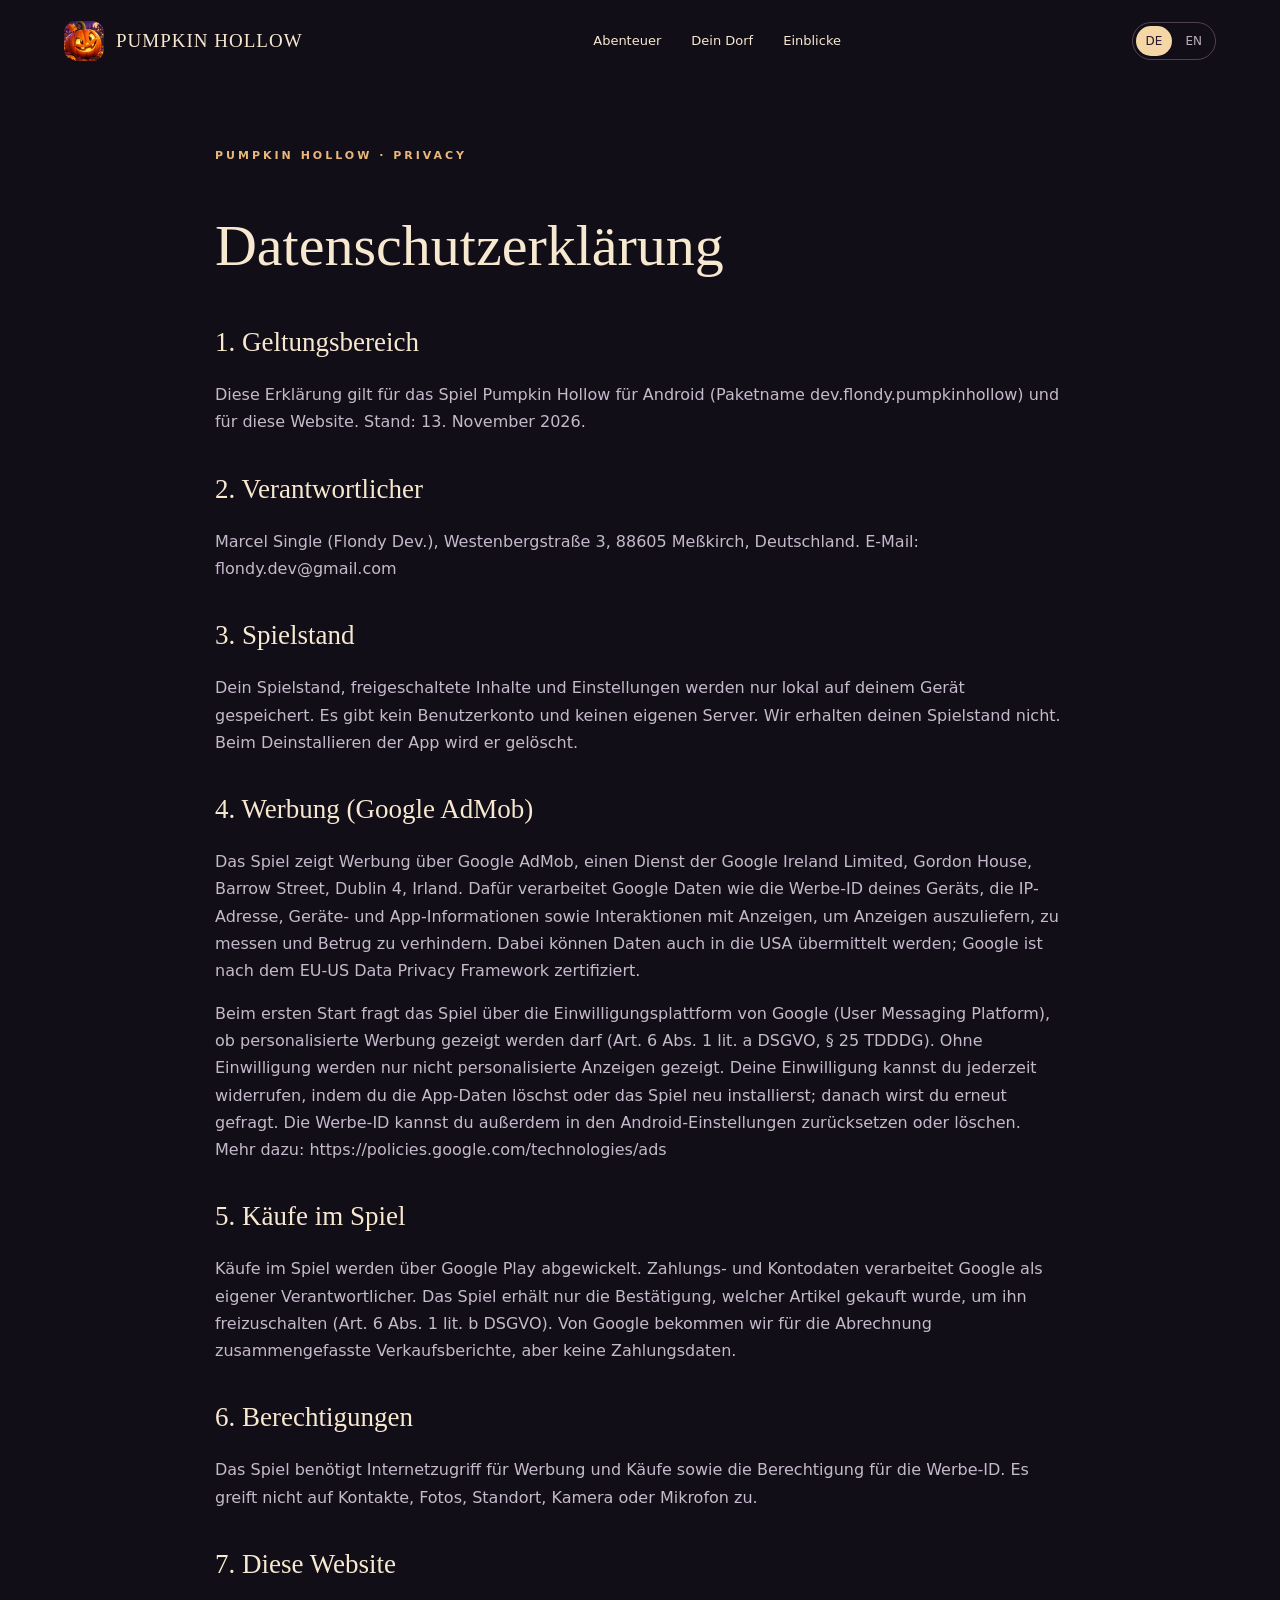
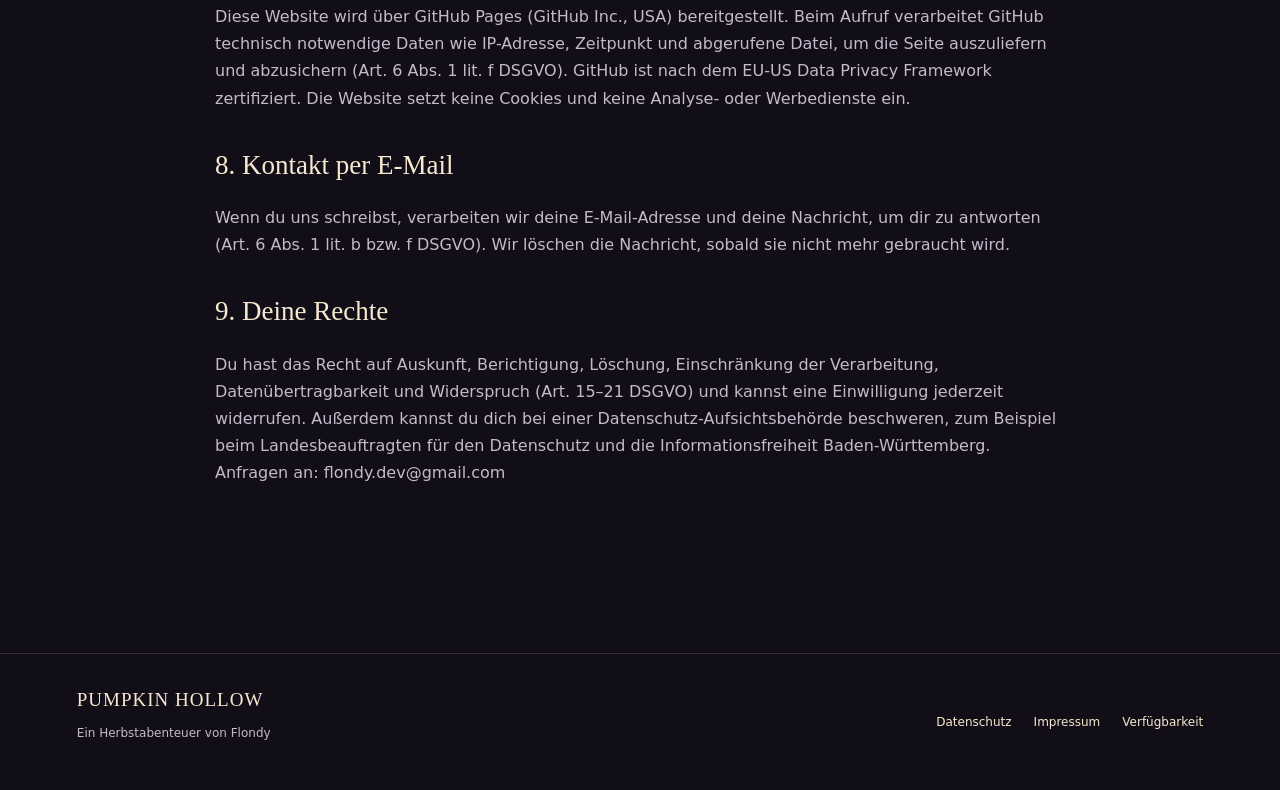
<file: privacy.html>
<!doctype html><html lang="de"><head><meta charset="utf-8"><meta name="viewport" content="width=device-width,initial-scale=1"><meta name="description" content="Entdecke Pumpkin Hollow: fünf magische Herbstabenteuer, ein verwunschenes Dorf. Jetzt für Android bei Google Play."><meta name="theme-color" content="#120e18"><title>Datenschutz / Privacy · Pumpkin Hollow</title><link rel="icon" href="assets/icon.webp"><link rel="stylesheet" href="style.css"><script src="app.js" defer></script></head><body><header><a class="brand" href="index.html" aria-label="Pumpkin Hollow – Home"><img src="assets/icon.webp" alt="" width="40" height="40">PUMPKIN HOLLOW</a><nav><a href="index.html#adventures" data-de="Abenteuer" data-en="Adventures">Abenteuer</a><a href="index.html#world" data-de="Dein Dorf" data-en="Your village">Dein Dorf</a><a href="index.html#gallery" data-de="Einblicke" data-en="Gallery">Einblicke</a></nav><div class="lang" aria-label="Language"><button data-lang="de" aria-pressed="true">DE</button><button data-lang="en" aria-pressed="false">EN</button></div></header><main class="container"><article class="legal"><div class="eyebrow">PUMPKIN HOLLOW · PRIVACY</div><h1><span data-de="Datenschutzerklärung" data-en="Privacy policy">Datenschutzerklärung</span></h1><h2><span data-de="1. Geltungsbereich" data-en="1. Scope">1. Geltungsbereich</span></h2><p><span data-de="Diese Erklärung gilt für das Spiel Pumpkin Hollow für Android (Paketname dev.flondy.pumpkinhollow) und für diese Website. Stand: 13. November 2026." data-en="This notice applies to the game Pumpkin Hollow for Android (package name dev.flondy.pumpkinhollow) and to this website. Last updated: 13 November 2026.">Diese Erklärung gilt für das Spiel Pumpkin Hollow für Android (Paketname dev.flondy.pumpkinhollow) und für diese Website. Stand: 13. November 2026.</span></p><h2><span data-de="2. Verantwortlicher" data-en="2. Controller">2. Verantwortlicher</span></h2><p><span data-de="Marcel Single (Flondy Dev.), Westenbergstraße 3, 88605 Meßkirch, Deutschland. E-Mail: flondy.dev@gmail.com" data-en="Marcel Single (Flondy Dev.), Westenbergstraße 3, 88605 Meßkirch, Germany. Email: flondy.dev@gmail.com">Marcel Single (Flondy Dev.), Westenbergstraße 3, 88605 Meßkirch, Deutschland. E-Mail: flondy.dev@gmail.com</span></p><h2><span data-de="3. Spielstand" data-en="3. Game progress">3. Spielstand</span></h2><p><span data-de="Dein Spielstand, freigeschaltete Inhalte und Einstellungen werden nur lokal auf deinem Gerät gespeichert. Es gibt kein Benutzerkonto und keinen eigenen Server. Wir erhalten deinen Spielstand nicht. Beim Deinstallieren der App wird er gelöscht." data-en="Your progress, unlocked content and settings are stored only locally on your device. There is no user account and no server of our own. We do not receive your progress. It is deleted when you uninstall the app.">Dein Spielstand, freigeschaltete Inhalte und Einstellungen werden nur lokal auf deinem Gerät gespeichert. Es gibt kein Benutzerkonto und keinen eigenen Server. Wir erhalten deinen Spielstand nicht. Beim Deinstallieren der App wird er gelöscht.</span></p><h2><span data-de="4. Werbung (Google AdMob)" data-en="4. Advertising (Google AdMob)">4. Werbung (Google AdMob)</span></h2><p><span data-de="Das Spiel zeigt Werbung über Google AdMob, einen Dienst der Google Ireland Limited, Gordon House, Barrow Street, Dublin 4, Irland. Dafür verarbeitet Google Daten wie die Werbe-ID deines Geräts, die IP-Adresse, Geräte- und App-Informationen sowie Interaktionen mit Anzeigen, um Anzeigen auszuliefern, zu messen und Betrug zu verhindern. Dabei können Daten auch in die USA übermittelt werden; Google ist nach dem EU-US Data Privacy Framework zertifiziert." data-en="The game shows ads via Google AdMob, a service of Google Ireland Limited, Gordon House, Barrow Street, Dublin 4, Ireland. Google processes data such as your device&#x27;s advertising ID, IP address, device and app information and interactions with ads in order to serve and measure ads and prevent fraud. Data may be transferred to the USA; Google is certified under the EU-US Data Privacy Framework.">Das Spiel zeigt Werbung über Google AdMob, einen Dienst der Google Ireland Limited, Gordon House, Barrow Street, Dublin 4, Irland. Dafür verarbeitet Google Daten wie die Werbe-ID deines Geräts, die IP-Adresse, Geräte- und App-Informationen sowie Interaktionen mit Anzeigen, um Anzeigen auszuliefern, zu messen und Betrug zu verhindern. Dabei können Daten auch in die USA übermittelt werden; Google ist nach dem EU-US Data Privacy Framework zertifiziert.</span></p><p><span data-de="Beim ersten Start fragt das Spiel über die Einwilligungsplattform von Google (User Messaging Platform), ob personalisierte Werbung gezeigt werden darf (Art. 6 Abs. 1 lit. a DSGVO, § 25 TDDDG). Ohne Einwilligung werden nur nicht personalisierte Anzeigen gezeigt. Deine Einwilligung kannst du jederzeit widerrufen, indem du die App-Daten löschst oder das Spiel neu installierst; danach wirst du erneut gefragt. Die Werbe-ID kannst du außerdem in den Android-Einstellungen zurücksetzen oder löschen. Mehr dazu: https://policies.google.com/technologies/ads" data-en="On first launch, the game uses Google&#x27;s consent platform (User Messaging Platform) to ask whether personalised ads may be shown (Art. 6(1)(a) GDPR). Without consent, only non-personalised ads are shown. You can withdraw consent at any time by clearing the app data or reinstalling the game; you will then be asked again. You can also reset or delete the advertising ID in your Android settings. More: https://policies.google.com/technologies/ads">Beim ersten Start fragt das Spiel über die Einwilligungsplattform von Google (User Messaging Platform), ob personalisierte Werbung gezeigt werden darf (Art. 6 Abs. 1 lit. a DSGVO, § 25 TDDDG). Ohne Einwilligung werden nur nicht personalisierte Anzeigen gezeigt. Deine Einwilligung kannst du jederzeit widerrufen, indem du die App-Daten löschst oder das Spiel neu installierst; danach wirst du erneut gefragt. Die Werbe-ID kannst du außerdem in den Android-Einstellungen zurücksetzen oder löschen. Mehr dazu: https://policies.google.com/technologies/ads</span></p><h2><span data-de="5. Käufe im Spiel" data-en="5. In-app purchases">5. Käufe im Spiel</span></h2><p><span data-de="Käufe im Spiel werden über Google Play abgewickelt. Zahlungs- und Kontodaten verarbeitet Google als eigener Verantwortlicher. Das Spiel erhält nur die Bestätigung, welcher Artikel gekauft wurde, um ihn freizuschalten (Art. 6 Abs. 1 lit. b DSGVO). Von Google bekommen wir für die Abrechnung zusammengefasste Verkaufsberichte, aber keine Zahlungsdaten." data-en="In-app purchases are handled by Google Play. Google processes payment and account data as an independent controller. The game only receives confirmation of which item was bought so it can unlock it (Art. 6(1)(b) GDPR). For accounting, Google sends us aggregated sales reports but no payment data.">Käufe im Spiel werden über Google Play abgewickelt. Zahlungs- und Kontodaten verarbeitet Google als eigener Verantwortlicher. Das Spiel erhält nur die Bestätigung, welcher Artikel gekauft wurde, um ihn freizuschalten (Art. 6 Abs. 1 lit. b DSGVO). Von Google bekommen wir für die Abrechnung zusammengefasste Verkaufsberichte, aber keine Zahlungsdaten.</span></p><h2><span data-de="6. Berechtigungen" data-en="6. Permissions">6. Berechtigungen</span></h2><p><span data-de="Das Spiel benötigt Internetzugriff für Werbung und Käufe sowie die Berechtigung für die Werbe-ID. Es greift nicht auf Kontakte, Fotos, Standort, Kamera oder Mikrofon zu." data-en="The game needs internet access for ads and purchases, and the advertising ID permission. It does not access contacts, photos, location, camera or microphone.">Das Spiel benötigt Internetzugriff für Werbung und Käufe sowie die Berechtigung für die Werbe-ID. Es greift nicht auf Kontakte, Fotos, Standort, Kamera oder Mikrofon zu.</span></p><h2><span data-de="7. Diese Website" data-en="7. This website">7. Diese Website</span></h2><p><span data-de="Diese Website wird über GitHub Pages (GitHub Inc., USA) bereitgestellt. Beim Aufruf verarbeitet GitHub technisch notwendige Daten wie IP-Adresse, Zeitpunkt und abgerufene Datei, um die Seite auszuliefern und abzusichern (Art. 6 Abs. 1 lit. f DSGVO). GitHub ist nach dem EU-US Data Privacy Framework zertifiziert. Die Website setzt keine Cookies und keine Analyse- oder Werbedienste ein." data-en="This website is hosted on GitHub Pages (GitHub Inc., USA). When you visit it, GitHub processes technically necessary data such as IP address, time and requested file to deliver and secure the site (Art. 6(1)(f) GDPR). GitHub is certified under the EU-US Data Privacy Framework. The website uses no cookies and no analytics or advertising services.">Diese Website wird über GitHub Pages (GitHub Inc., USA) bereitgestellt. Beim Aufruf verarbeitet GitHub technisch notwendige Daten wie IP-Adresse, Zeitpunkt und abgerufene Datei, um die Seite auszuliefern und abzusichern (Art. 6 Abs. 1 lit. f DSGVO). GitHub ist nach dem EU-US Data Privacy Framework zertifiziert. Die Website setzt keine Cookies und keine Analyse- oder Werbedienste ein.</span></p><h2><span data-de="8. Kontakt per E-Mail" data-en="8. Contact by email">8. Kontakt per E-Mail</span></h2><p><span data-de="Wenn du uns schreibst, verarbeiten wir deine E-Mail-Adresse und deine Nachricht, um dir zu antworten (Art. 6 Abs. 1 lit. b bzw. f DSGVO). Wir löschen die Nachricht, sobald sie nicht mehr gebraucht wird." data-en="If you email us, we process your email address and message to reply (Art. 6(1)(b) or (f) GDPR). We delete it once it is no longer needed.">Wenn du uns schreibst, verarbeiten wir deine E-Mail-Adresse und deine Nachricht, um dir zu antworten (Art. 6 Abs. 1 lit. b bzw. f DSGVO). Wir löschen die Nachricht, sobald sie nicht mehr gebraucht wird.</span></p><h2><span data-de="9. Deine Rechte" data-en="9. Your rights">9. Deine Rechte</span></h2><p><span data-de="Du hast das Recht auf Auskunft, Berichtigung, Löschung, Einschränkung der Verarbeitung, Datenübertragbarkeit und Widerspruch (Art. 15–21 DSGVO) und kannst eine Einwilligung jederzeit widerrufen. Außerdem kannst du dich bei einer Datenschutz-Aufsichtsbehörde beschweren, zum Beispiel beim Landesbeauftragten für den Datenschutz und die Informationsfreiheit Baden-Württemberg. Anfragen an: flondy.dev@gmail.com" data-en="You have the right of access, rectification, erasure, restriction, data portability and objection (Art. 15–21 GDPR) and may withdraw consent at any time. You may also lodge a complaint with a supervisory authority, for example the State Commissioner for Data Protection of Baden-Württemberg. Requests to: flondy.dev@gmail.com">Du hast das Recht auf Auskunft, Berichtigung, Löschung, Einschränkung der Verarbeitung, Datenübertragbarkeit und Widerspruch (Art. 15–21 DSGVO) und kannst eine Einwilligung jederzeit widerrufen. Außerdem kannst du dich bei einer Datenschutz-Aufsichtsbehörde beschweren, zum Beispiel beim Landesbeauftragten für den Datenschutz und die Informationsfreiheit Baden-Württemberg. Anfragen an: flondy.dev@gmail.com</span></p></article></main><footer><div class="container footer-inner"><div><a class="brand" href="index.html">PUMPKIN HOLLOW</a><p data-de="Ein Herbstabenteuer von Flondy" data-en="An autumn adventure by Flondy">Ein Herbstabenteuer von Flondy</p></div><div class="footer-links"><a href="privacy.html" data-de="Datenschutz" data-en="Privacy">Datenschutz</a><a href="impressum.html" data-de="Impressum" data-en="Legal notice">Impressum</a><a href="index.html#download" data-de="Verfügbarkeit" data-en="Availability">Verfügbarkeit</a></div></div></footer></body></html>
</file>
<file: style.css>
*{box-sizing:border-box}html{scroll-behavior:smooth;scroll-padding-top:90px}body{margin:0;background:#120e18;color:#f7e8d0;font:16px/1.7 system-ui,sans-serif}a{color:inherit;text-decoration:none}button{font:inherit;cursor:pointer}button,a{touch-action:manipulation}a:focus-visible,button:focus-visible,summary:focus-visible{outline:3px solid #ffba69;outline-offset:5px}h1,h2,h3{font-family:Georgia,serif;font-weight:400;line-height:1.12}h1{font-size:clamp(44px,6vw,80px)}h2{font-size:clamp(36px,4.5vw,60px);margin:12px 0 24px}h3{font-size:30px;margin:0 0 16px}p{color:#c5bacb}header{height:82px;display:flex;align-items:center;justify-content:space-between;gap:25px;max-width:1440px;margin:auto;padding:0 5%}.brand{display:flex;gap:12px;align-items:center;font:19px Georgia,serif;letter-spacing:1px}.brand img{width:40px;height:40px;border-radius:12px}nav{display:flex;gap:30px;font-size:13px}nav a:hover,footer a:hover{color:#ffbb6f}.lang{display:flex;gap:3px;border:1px solid #514251;padding:3px;border-radius:30px}.lang button{background:transparent;color:#bbb0bd;border:0;border-radius:20px;padding:5px 10px;font-size:12px}.lang button[aria-pressed=true]{background:#f4d7a5;color:#25172d}.hero{position:relative;max-width:1600px;margin:auto;min-height:620px;height:min(54vw,800px);background:url('assets/hero.webp') center top/cover no-repeat;isolation:isolate}.hero:after{content:'';position:absolute;inset:0;background:linear-gradient(0deg,#120e18 0%,#120e18cc 13%,transparent 45%);z-index:-1}.hero-content{position:absolute;bottom:12px;left:7%;max-width:550px}.hero-content p{color:#fff1dd;font-size:19px;max-width:450px}.eyebrow{font-size:11px;letter-spacing:3px;text-transform:uppercase;color:#e9b779;font-weight:700}.badge{display:inline-flex;align-items:center;gap:8px;border:1px solid #efc48d66;background:#1b1326a8;padding:6px 13px;border-radius:30px;font-size:11px;letter-spacing:1px;color:#ffe2b9}.badge:before{content:'';width:6px;height:6px;background:#f5b662;border-radius:100%}.button{display:inline-flex;align-items:center;gap:22px;padding:15px 23px;background:#f4b66b;color:#221329;border:1px solid #f4b66b;border-radius:6px;font-size:13px;font-weight:700}.button:hover{background:#ffd39a;transform:translateY(-2px)}.button.secondary{background:transparent;color:#f7e8d0;border-color:#79637c}.actions{display:flex;gap:12px;flex-wrap:wrap}.container{width:min(1180px,88%);margin:auto}section{padding:100px 0}.intro{text-align:center;max-width:800px;margin:auto;padding-top:50px}.intro p{max-width:620px;margin:20px auto}.divider{display:flex;gap:50px;justify-content:center;border-bottom:1px solid #352a3d;padding:28px 0 38px;color:#ad9bb5;font-size:11px;letter-spacing:2px;text-transform:uppercase}.section-top{display:flex;justify-content:space-between;align-items:end;gap:30px}.section-top p{max-width:370px;font-size:14px}.tabs{display:flex;gap:8px;flex-wrap:wrap;margin:25px 0 35px}.tabs button{background:transparent;color:#bcb0c5;border:1px solid #41334b;padding:12px 18px;border-radius:50px;font-size:12px}.tabs button[aria-selected=true]{background:#f1b570;border-color:#f1b570;color:#24162b}.mode{display:grid;grid-template-columns:1fr 1fr;gap:9%;align-items:center;min-height:570px}.mode-visual{height:570px;border-radius:160px 160px 14px 14px;overflow:hidden;border:1px solid #6b485b;background:#281b30}.mode-visual img{width:100%;height:100%;object-fit:cover;object-position:center 70%}.mode-num{font:italic 54px Georgia;color:#715264}.mode h3{font-size:48px}.mode p{max-width:470px}.chips{display:flex;gap:10px;flex-wrap:wrap;margin:24px 0}.chips span{border:1px solid #4b374f;border-radius:4px;padding:5px 10px;font-size:11px;color:#e0c4a0}.note{font-size:11px;color:#aa99b3}.world{background:#211827;position:relative;overflow:hidden}.world-grid{display:grid;grid-template-columns:1fr 1fr;gap:70px;align-items:center}.world img{width:100%;height:560px;object-fit:cover;object-position:50% 50%;border-radius:12px}.steps{display:grid;gap:24px;margin-top:35px}.steps div{display:grid;grid-template-columns:35px 1fr;border-top:1px solid #49374d;padding-top:18px}.steps span{color:#e4a860;font-family:Georgia}.steps p{font-size:13px;margin:6px 0}.gallery{display:grid;grid-template-columns:repeat(5,1fr);gap:18px;margin-top:30px}.gallery button{padding:0;border:1px solid #4a354b;background:#211729;border-radius:9px;overflow:hidden;transition:transform .2s}.gallery button:hover{transform:translateY(-8px)}.gallery img{width:100%;display:block}.gallery span{display:block;padding:12px;color:#e0c3a7;font-size:11px}.faq{max-width:800px;margin:auto}details{border-bottom:1px solid #413348;padding:22px 0}summary{cursor:pointer;list-style:none;display:flex;justify-content:space-between;font-size:16px}summary:after{content:'+';color:#eeb777;font-size:23px}details[open] summary:after{content:'−'}details p{font-size:14px;max-width:670px}.download{padding:70px 30px;text-align:center;background:radial-gradient(ellipse at center,#4d2b45,#24182e 70%);border:1px solid #674151;border-radius:15px}.download img{width:85px;height:85px;border-radius:22px;box-shadow:0 12px 45px #0005}.store-row{display:flex;justify-content:center;gap:12px;flex-wrap:wrap;margin:25px 0}.store{display:flex;gap:12px;align-items:center;text-align:left;border:1px solid #786077;padding:12px 22px;border-radius:7px;background:#18101e}.store small{display:block;color:#baa5be;font-size:10px}.store strong{font-size:18px;font-weight:500}.store .symbol{font-size:25px;color:#efc590}footer{border-top:1px solid #38293c;margin-top:85px;padding:35px 0}.footer-inner{display:flex;gap:25px;justify-content:space-between;align-items:center}footer p,footer a{font-size:12px}.footer-links{display:flex;gap:22px}.legal{max-width:850px;padding:65px 0;margin:auto}.legal h1{font-size:58px}.legal h2{font-size:27px;margin-top:38px}.legal a{text-decoration:underline;color:#edbf87}.notice{background:#3b282a;border:1px solid #a57449;border-radius:8px;padding:22px;color:#f2d7b5}.legal li{color:#c5bacb;margin:9px 0}.legal .pending{color:#ffd091}.sr{position:absolute;width:1px;height:1px;overflow:hidden;clip:rect(0,0,0,0)}dialog{background:#160f1d;border:1px solid #806582;color:#ffe7c9;border-radius:12px;padding:16px;max-height:95vh;max-width:95vw}dialog::backdrop{background:#09060ee8}dialog img{display:block;max-height:80vh;max-width:85vw;margin:auto}dialog button{background:#efbd7d;border:0;border-radius:5px;padding:6px 14px;display:block;margin:0 0 12px auto}@media(max-width:760px){header{height:70px;padding:0 5%;gap:10px}.brand{font-size:14px;letter-spacing:0}.brand img{width:32px;height:32px}nav{display:none}.hero{height:620px;min-height:0;background-size:auto 400px;background-position:62% 0}.hero:after{background:linear-gradient(0deg,#120e18 28%,transparent 65%)}.hero-content{left:6%;right:6%;bottom:18px}.hero-content p{font-size:18px}.container{width:88%}section{padding:65px 0}.intro{padding-top:0}.divider{gap:20px;font-size:9px;letter-spacing:1px}.section-top{display:block}.mode,.world-grid{grid-template-columns:1fr;gap:30px}.mode-visual{height:430px;border-radius:100px 100px 12px 12px}.mode h3{font-size:38px}.mode-num{font-size:35px}.tabs{gap:7px}.tabs button{padding:9px 12px;font-size:11px}.world img{height:450px}.gallery{display:flex;overflow-x:auto;scroll-snap-type:x mandatory;padding-bottom:20px;gap:14px}.gallery button{min-width:65%;scroll-snap-align:start}.footer-inner{flex-direction:column;align-items:flex-start}.legal h1{font-size:39px}.legal{padding:35px 0}.download{padding:45px 20px}}@media(prefers-reduced-motion:reduce){html{scroll-behavior:auto}*{transition:none!important;animation:none!important}}
.footer-links{flex-wrap:wrap;row-gap:10px}
</file>
